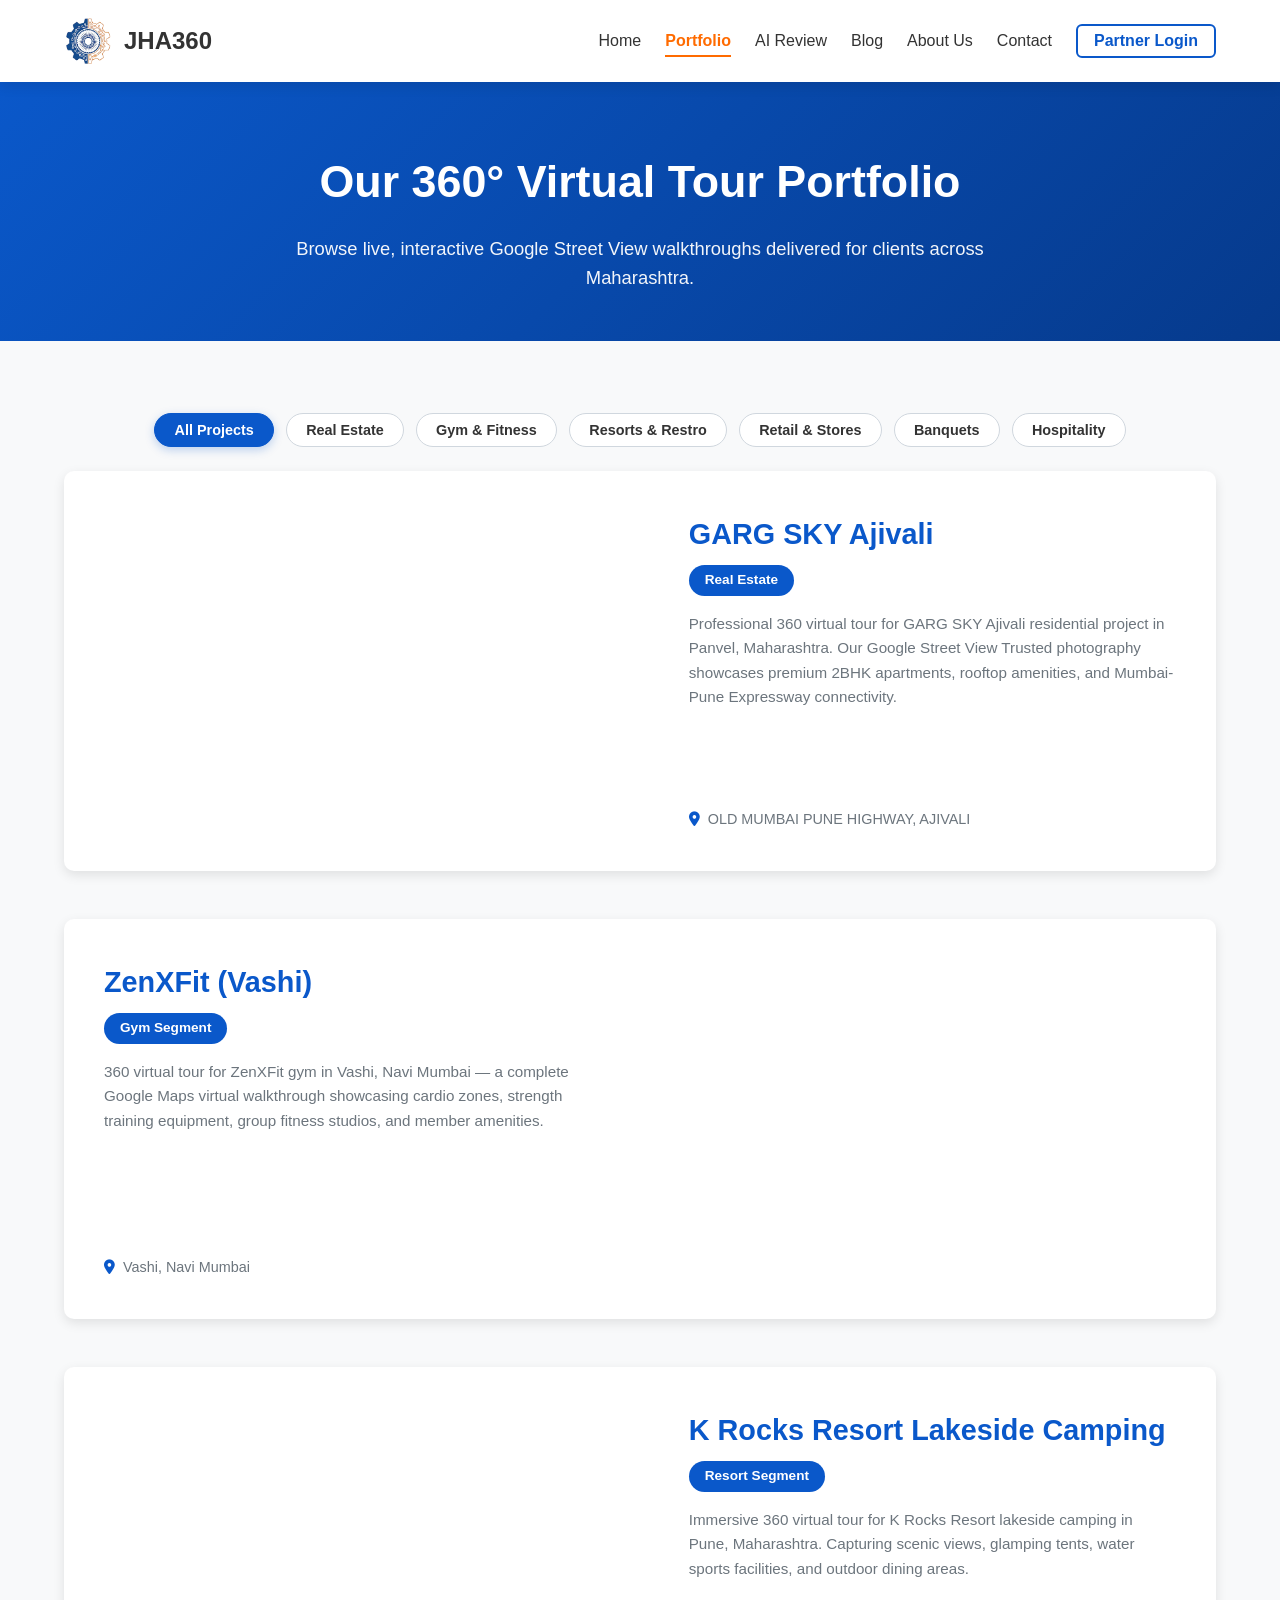
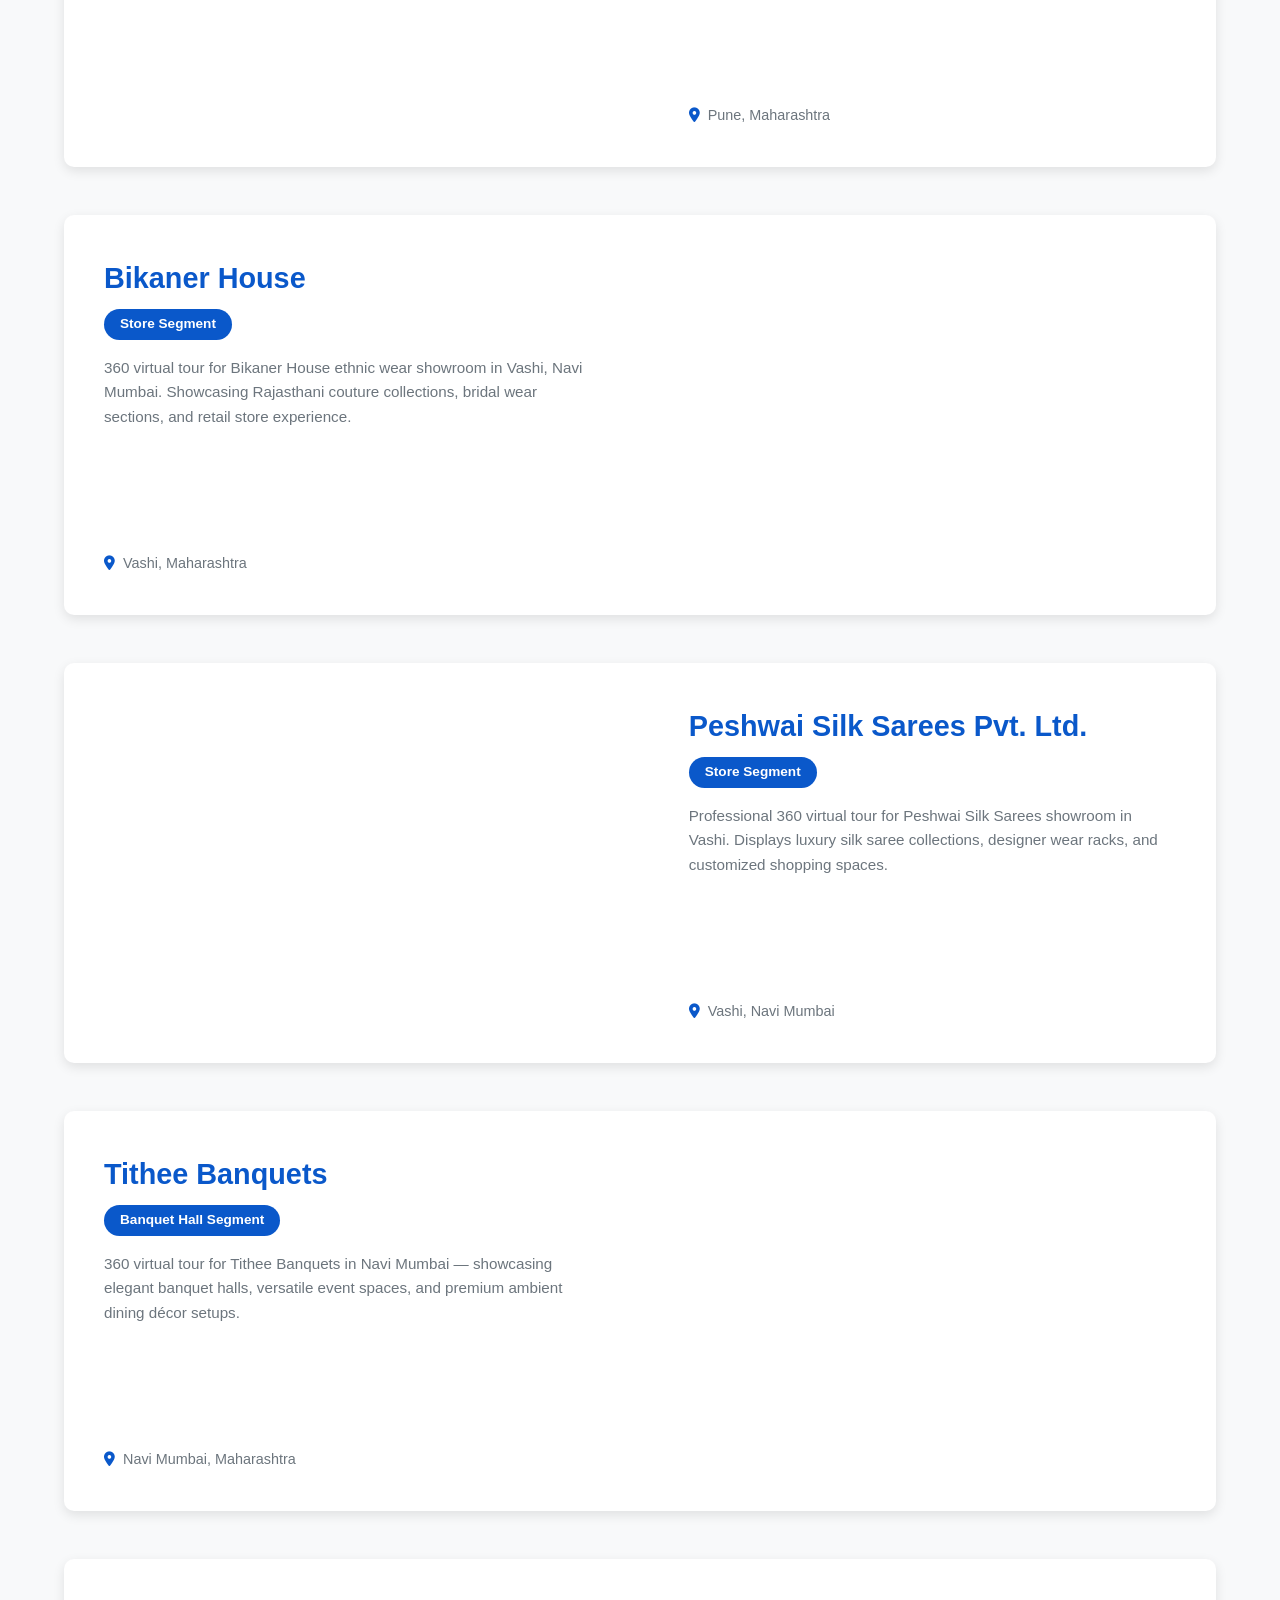
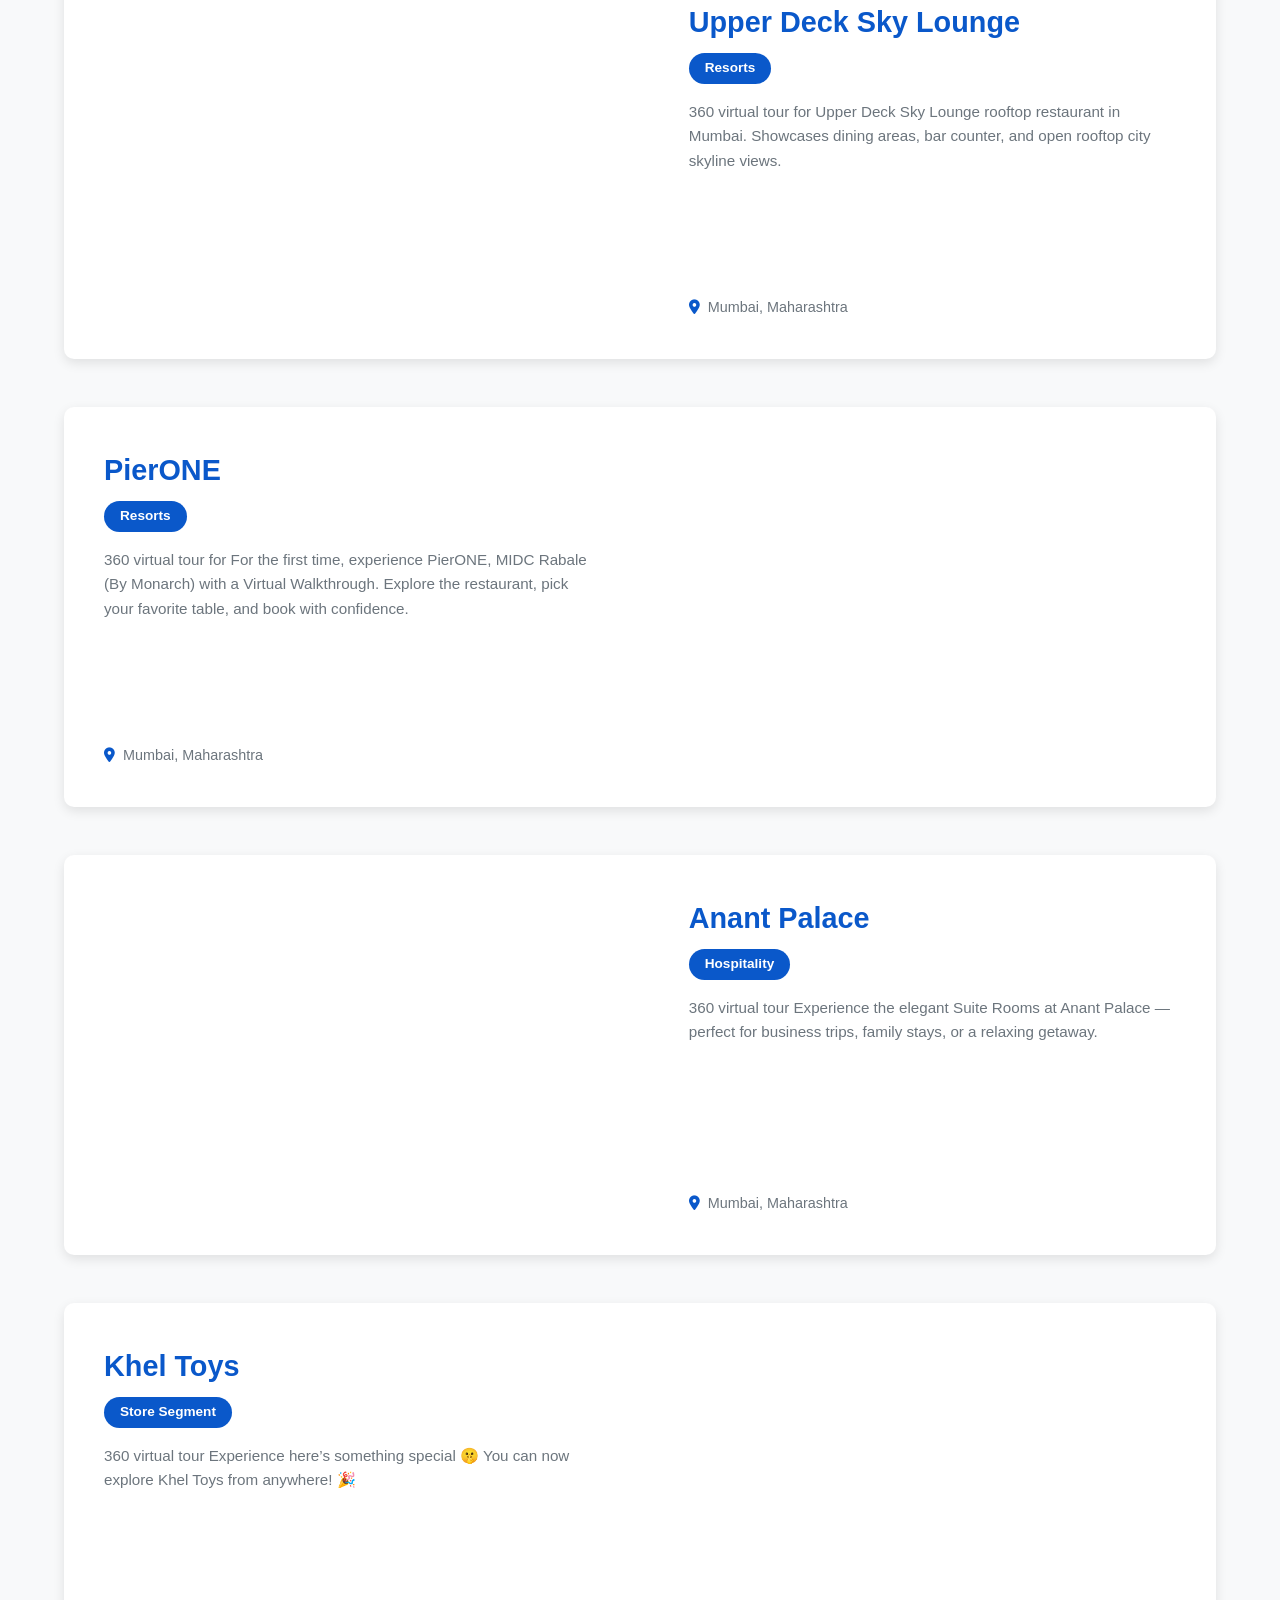
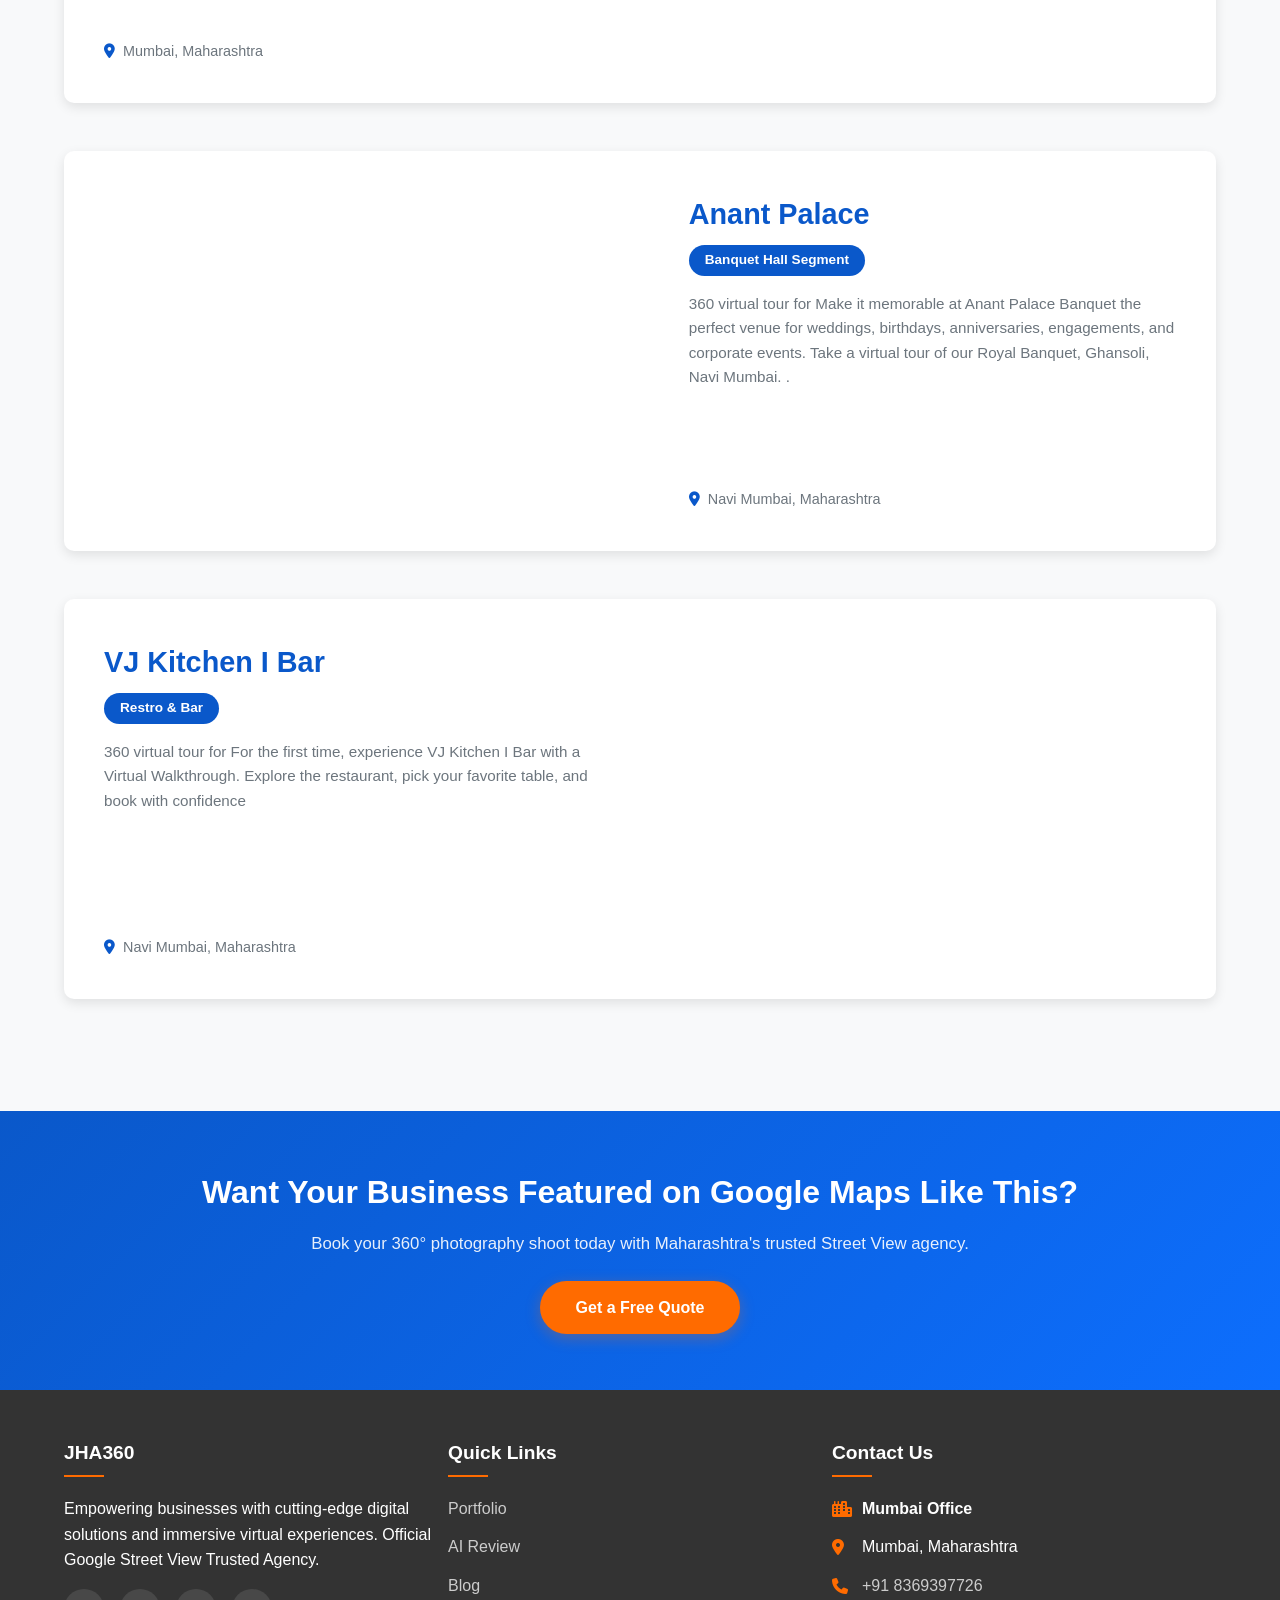
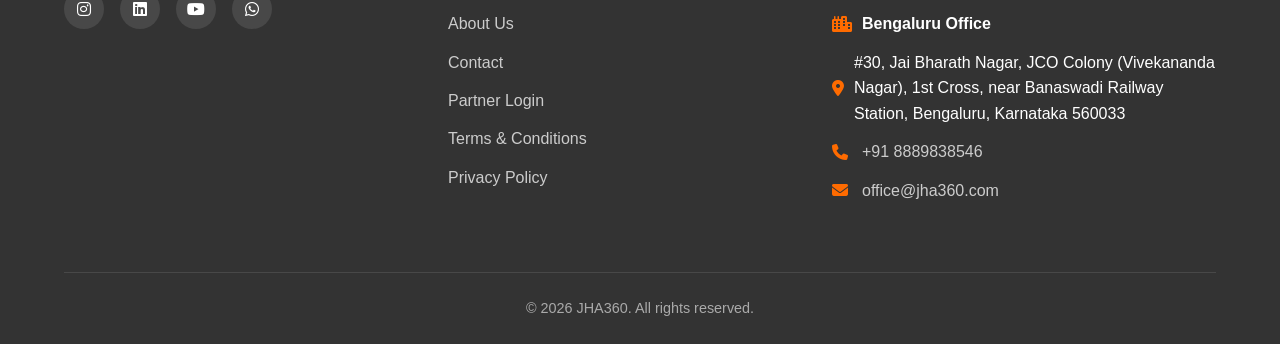
<file: portfolio.html>
<!DOCTYPE html>
<html lang="en">
<head>
    <meta charset="UTF-8">
    <meta name="viewport" content="width=device-width, initial-scale=1.0">
    <meta name="description" content="Explore JHA360's portfolio of immersive 360 virtual tours for real estate, gyms, resorts, banquets, and retail stores across Mumbai, Navi Mumbai, and Pune.">
    <meta name="keywords" content="360 virtual tour portfolio, Google Street View portfolio, 360 tour examples Mumbai, virtual showroom tour">
    <meta name="author" content="JHA360 - NewBharatSkills">
    <meta name="robots" content="index, follow">
    
    <link rel="canonical" href="https://jha360.com/portfolio.html">
    
    <!-- Open Graph -->
    <meta property="og:title" content="Portfolio | JHA360 - 360 Virtual Tours">
    <meta property="og:description" content="Explore our portfolio of interactive 360 virtual business tours and Google Street View walkthroughs.">
    <meta property="og:type" content="website">
    <meta property="og:url" content="https://jha360.com/portfolio.html">
    <meta property="og:image" content="https://jha360.com/og-image.jpg">
    
    <!-- Favicon -->
    <link rel="apple-touch-icon" sizes="180x180" href="apple-touch-icon.png">
    <link rel="icon" type="image/png" sizes="32x32" href="favicon-32.png">
    <link rel="icon" type="image/png" sizes="16x16" href="favicon-16.png">
    
    <!-- Font Awesome -->
    <link rel="preload" href="https://cdnjs.cloudflare.com/ajax/libs/font-awesome/6.4.0/css/all.min.css" as="style" integrity="sha512-iecdLmaskl7CVkqkXNQ/ZH/XLlvWZOJyj7Yy7tcenmpD1ypASozpmT/E0iPtmFIB46ZmdtAc9eNBvH0H/ZpiBw==" crossorigin="anonymous" referrerpolicy="no-referrer" onload="this.onload=null;this.rel='stylesheet'">
    <noscript><link rel="stylesheet" href="https://cdnjs.cloudflare.com/ajax/libs/font-awesome/6.4.0/css/all.min.css"></noscript>
    
    <title>Our Portfolio | JHA360 Virtual Tours</title>
    
    <style>
        *{margin:0;padding:0;box-sizing:border-box}
        :root{--primary:#0a58ca;--secondary:#ff6b00;--dark:#333;--light:#f8f9fa;--gray:#6c757d;--white:#ffffff;--shadow:0 4px 12px rgba(0,0,0,0.1);--transition:all 0.3s ease;--success:#28a745}
        body{font-family:'Segoe UI',Tahoma,Geneva,Verdana,sans-serif;line-height:1.6;color:var(--dark);background-color:var(--light);scroll-behavior:smooth}
        
        header{background-color:var(--white);padding:1rem 0;box-shadow:var(--shadow);position:sticky;top:0;z-index:1000}
        .container{width:90%;max-width:1200px;margin:0 auto}
        .header-content{display:flex;justify-content:space-between;align-items:center}
        .logo{display:flex;align-items:center;text-decoration:none}
        .logo img{height:50px;width:auto}
        .logo-text{color:var(--dark);font-size:1.5rem;font-weight:700;margin-left:10px}
        nav ul{display:flex;list-style:none}
        nav ul li{margin-left:1.5rem}
        nav ul li a{color:var(--dark);text-decoration:none;font-weight:500;transition:var(--transition);padding:0.5rem 0;position:relative}
        nav ul li a.active{color:var(--secondary);font-weight:700}
        nav ul li a::after{content:'';position:absolute;bottom:0;left:0;width:0;height:2px;background-color:var(--secondary);transition:var(--transition)}
        nav ul li a:hover::after,nav ul li a.active::after{width:100%}
        nav ul li a:hover{color:var(--secondary)}
        .mobile-menu{display:none;color:var(--primary);font-size:1.5rem;cursor:pointer;background:none;border:none}

        /* Page Hero */
        .page-hero{background:linear-gradient(135deg,#0a58ca 0%,#063a8c 100%);color:var(--white);padding:4rem 0 3rem;text-align:center}
        .page-hero h1{font-size:2.8rem;margin-bottom:1rem}
        .page-hero p{font-size:1.15rem;max-width:750px;margin:0 auto;opacity:0.95}

        /* Filter Controls */
        .filter-container{display:flex;justify-content:center;flex-wrap:wrap;gap:0.75rem;margin:2.5rem 0 1.5rem}
        .filter-btn{background:var(--white);border:1px solid #d0d7de;padding:0.5rem 1.2rem;border-radius:25px;font-size:0.9rem;font-weight:600;color:var(--dark);cursor:pointer;transition:var(--transition)}
        .filter-btn:hover,.filter-btn.active{background:var(--primary);color:var(--white);border-color:var(--primary);box-shadow:0 3px 10px rgba(10,88,202,0.25)}

        /* Portfolio Items */
        .portfolio-page{padding:2rem 0 4rem}
        .project{display:flex;margin-bottom:3rem;background:var(--white);border-radius:10px;overflow:hidden;box-shadow:var(--shadow);transition:var(--transition)}
        .project:hover{transform:translateY(-6px);box-shadow:0 15px 30px rgba(0,0,0,0.12)}
        .project-content{flex:1;padding:2.5rem;display:flex;flex-direction:column;justify-content:center}
        .project-iframe{flex:1.2;min-height:400px;position:relative}
        .project-iframe iframe{width:100%;height:100%;border:none}
        .project h2{font-size:1.8rem;color:var(--primary);margin-bottom:0.5rem}
        .project-category{display:inline-block;background-color:var(--primary);color:var(--white);padding:0.3rem 1rem;border-radius:20px;font-size:0.85rem;margin-bottom:1rem;font-weight:600;align-self:flex-start}
        .project p{color:var(--gray);margin-bottom:1.5rem;font-size:0.95rem;line-height:1.6}
        .project-location{display:flex;align-items:center;color:var(--gray);margin-top:auto;font-size:0.9rem}
        .project-location i{margin-right:8px;color:var(--primary)}
        .project:nth-child(even){flex-direction:row-reverse}
        .project.hide{display:none}

        /* CTA Banner */
        .portfolio-cta{background:linear-gradient(135deg,var(--primary) 0%,#0d6efd 100%);color:var(--white);padding:3.5rem 0;text-align:center}
        .portfolio-cta h3{font-size:2rem;margin-bottom:0.8rem}
        .portfolio-cta p{margin-bottom:1.5rem;font-size:1.05rem;opacity:0.9}
        .btn-cta{display:inline-block;background:#ff6b00;color:var(--white);padding:0.85rem 2.2rem;border-radius:30px;text-decoration:none;font-weight:700;transition:var(--transition);box-shadow:0 4px 15px rgba(255,107,0,0.3)}
        .btn-cta:hover{background:#e55a00;transform:translateY(-2px);box-shadow:0 8px 20px rgba(255,107,0,0.45)}

        /* Footer */
        footer{background-color:var(--dark);color:var(--white);padding:3rem 0 1.5rem}
        .footer-content{display:flex;justify-content:space-between;flex-wrap:wrap;margin-bottom:2rem}
        .footer-column{flex:1;min-width:250px;margin-bottom:1.5rem}
        .footer-column h3{font-size:1.2rem;margin-bottom:1.2rem;position:relative;padding-bottom:0.5rem}
        .footer-column h3::after{content:'';position:absolute;bottom:0;left:0;width:40px;height:2px;background-color:var(--secondary)}
        .footer-column ul{list-style:none}
        .footer-column ul li{margin-bottom:0.8rem;display:flex;align-items:center}
        .footer-column ul li i{margin-right:10px;width:20px;color:var(--secondary)}
        .footer-column ul li a{color:#ccc;text-decoration:none;transition:var(--transition)}
        .footer-column ul li a:hover{color:var(--secondary);padding-left:5px}
        .social-links{display:flex;gap:1rem;margin-top:1rem}
        .social-links a{display:inline-flex;align-items:center;justify-content:center;width:40px;height:40px;background-color:rgba(255,255,255,0.1);border-radius:50%;color:var(--white);transition:var(--transition);text-decoration:none}
        .social-links a:hover{background-color:var(--secondary);transform:translateY(-3px)}
        .copyright{text-align:center;padding-top:1.5rem;border-top:1px solid rgba(255,255,255,0.1);color:#aaa;font-size:0.9rem}

        @media (max-width:992px){
            .project{flex-direction:column !important}
            .project-iframe{min-height:350px}
        }
        @media (max-width:768px){
            .header-content{flex-direction:column;text-align:center}
            .logo{margin-bottom:1rem}
            nav ul{margin-top:1rem;flex-wrap:wrap;justify-content:center}
            nav ul li{margin:0.5rem 0.8rem}
            .page-hero h1{font-size:2.2rem}
            .project-content{padding:1.5rem}
        }
        @media (max-width:576px){
            .mobile-menu{display:block;position:absolute;right:20px;top:20px}
            nav{display:none;width:100%;margin-top:1rem}
            nav.active{display:block}
            nav ul{flex-direction:column}
            nav ul li{margin:0.5rem 0;width:100%;text-align:center}
            nav ul li a{display:block;padding:0.5rem}
        }
    </style>
    <link rel="stylesheet" href="/partner-login.css">
</head>
<body>

    <!-- Header Section -->
    <header id="top">
        <div class="container">
            <div class="header-content">
                <a href="index.html" class="logo">
                    <img src="/Images/New-BharatSkills-logo-removebg-preview.png" alt="NewBharatSkills Logo" width="160" height="40">
                    <div class="logo-text">JHA360</div>
                </a>
                <button class="mobile-menu" aria-label="Toggle menu" aria-expanded="false">
                    <i class="fas fa-bars"></i>
                </button>
                
                <nav aria-label="Main navigation">
                    <ul>
                        <li><a href="/index.html">Home</a></li>
                        <li><a href="portfolio.html" class="active">Portfolio</a></li>
                        <li><a href="/aireview.html">AI Review</a></li>
                        <li><a href="/blog.html">Blog</a></li>
                        <li><a href="/about.html">About Us</a></li>
                        <li><a href="/contact.html">Contact</a></li>
                        <li><a href="https://partners.jha360.com" class="partner-login" rel="noopener">Partner Login</a></li>
                    </ul>
                </nav>
            </div>
        </div>
    </header>

    <main>
        <!-- Hero Header -->
        <section class="page-hero">
            <div class="container">
                <h1>Our 360° Virtual Tour Portfolio</h1>
                <p>Browse live, interactive Google Street View walkthroughs delivered for clients across Maharashtra.</p>
            </div>
        </section>

        <!-- Portfolio Listing -->
        <section class="portfolio-page">
            <div class="container">
                
                <!-- Category Filter -->
                <div class="filter-container">
                    <button class="filter-btn active" data-filter="all">All Projects</button>
                    <button class="filter-btn" data-filter="real-estate">Real Estate</button>
                    <button class="filter-btn" data-filter="gym">Gym & Fitness</button>
                    <button class="filter-btn" data-filter="resort">Resorts & Restro </button>
                    <button class="filter-btn" data-filter="retail">Retail & Stores</button>
                    <button class="filter-btn" data-filter="banquet">Banquets</button>
                    <button class="filter-btn" data-filter="hospitality">Hospitality</button>
                </div>

                <!-- Project 1: Garg Sky -->
                <div class="project" data-category="real-estate">
                    <div class="project-content">
                        <h2>GARG SKY Ajivali</h2>
                        <span class="project-category">Real Estate</span>
                        <p>Professional 360 virtual tour for GARG SKY Ajivali residential project in Panvel, Maharashtra. Our Google Street View Trusted photography showcases premium 2BHK apartments, rooftop amenities, and Mumbai-Pune Expressway connectivity.</p>
                        <div class="project-location">
                            <i class="fas fa-map-marker-alt"></i>
                            <span>OLD MUMBAI PUNE HIGHWAY, AJIVALI</span>
                        </div>
                    </div>
                    <div class="project-iframe">
                        <iframe src="https://www.google.com/maps/embed?pb=!4v1767612320275!6m8!1m7!1sCAoSHENJQUJJaENRdHlNcGhJdUVyYVNyNWJjLUlJMEM.!2m2!1d18.9548143534162!2d73.1668391892827!3f241.34!4f-5.780000000000001!5f0.7820865974627469" width="600" height="450" style="border:0;" allowfullscreen="" loading="lazy" referrerpolicy="no-referrer-when-downgrade" title="360 Virtual Tour of GARG SKY Ajivali"></iframe>
                    </div>
                </div>

                <!-- Project 2: ZenXFit -->
                <div class="project" data-category="gym">
                    <div class="project-content">
                        <h2>ZenXFit (Vashi)</h2>
                        <span class="project-category">Gym Segment</span>
                        <p>360 virtual tour for ZenXFit gym in Vashi, Navi Mumbai — a complete Google Maps virtual walkthrough showcasing cardio zones, strength training equipment, group fitness studios, and member amenities.</p>
                        <div class="project-location">
                            <i class="fas fa-map-marker-alt"></i>
                            <span>Vashi, Navi Mumbai</span>
                        </div>
                    </div>
                    <div class="project-iframe">
                        <iframe src="https://www.google.com/maps/embed?pb=!4v1762764890343!6m8!1m7!1sCAoSHENJQUJJaEJtZ2pLTl8zU1FmUnFCZ1JVNnhmMS0.!2m2!1d19.07122938657579!2d72.99716010829314!3f338.78!4f-7.530000000000001!5f0.7820865974627469" width="600" height="450" style="border:0;" allowfullscreen="" loading="lazy" title="360 Virtual Tour of ZenXFit Gym" referrerpolicy="no-referrer-when-downgrade"></iframe>
                    </div>
                </div>

                <!-- Project 3: K Rocks Resort -->
                <div class="project" data-category="resort">
                    <div class="project-content">
                        <h2>K Rocks Resort Lakeside Camping</h2>
                        <span class="project-category">Resort Segment</span>
                        <p>Immersive 360 virtual tour for K Rocks Resort lakeside camping in Pune, Maharashtra. Capturing scenic views, glamping tents, water sports facilities, and outdoor dining areas.</p>
                        <div class="project-location">
                            <i class="fas fa-map-marker-alt"></i>
                            <span>Pune, Maharashtra</span>
                        </div>
                    </div>
                    <div class="project-iframe">
                        <iframe src="https://www.google.com/maps/embed?pb=!4v1762763056736!6m8!1m7!1sCAoSHENJQUJJaERreXBUdkJQSXBtdlZnR0Jpa3lpbUo.!2m2!1d18.62227175548513!2d73.65628736485378!3f263.72!4f6.840000000000003!5f0.7820865974627469" width="600" height="450" style="border:0;" allowfullscreen="" loading="lazy" title="360 Virtual Tour of K Rocks Resort" referrerpolicy="no-referrer-when-downgrade"></iframe>
                    </div>
                </div>

                <!-- Project 4: Bikaner House -->
                <div class="project" data-category="retail">
                    <div class="project-content">
                        <h2>Bikaner House</h2>
                        <span class="project-category">Store Segment</span>
                        <p>360 virtual tour for Bikaner House ethnic wear showroom in Vashi, Navi Mumbai. Showcasing Rajasthani couture collections, bridal wear sections, and retail store experience.</p>
                        <div class="project-location">
                            <i class="fas fa-map-marker-alt"></i>
                            <span>Vashi, Maharashtra</span>
                        </div>
                    </div>
                    <div class="project-iframe">
                        <iframe src="https://www.google.com/maps/embed?pb=!4v1767612342386!6m8!1m7!1sCAoSHENJQUJJaERqd0s4LWRTNTk2NzcweHlGZ2FjSkE.!2m2!1d19.07221620467219!2d72.99618664884964!3f254.52!4f2.980000000000004!5f0.4000000000000002" width="600" height="450" style="border:0;" allowfullscreen="" loading="lazy" referrerpolicy="no-referrer-when-downgrade" title="360 Virtual Tour of Bikaner House, Vashi"></iframe>
                    </div>
                </div>

                <!-- Project 5: Peshwai Silk Sarees -->
                <div class="project" data-category="retail">
                    <div class="project-content">
                        <h2>Peshwai Silk Sarees Pvt. Ltd.</h2>
                        <span class="project-category">Store Segment</span>
                        <p>Professional 360 virtual tour for Peshwai Silk Sarees showroom in Vashi. Displays luxury silk saree collections, designer wear racks, and customized shopping spaces.</p>
                        <div class="project-location">
                            <i class="fas fa-map-marker-alt"></i>
                            <span>Vashi, Navi Mumbai</span>
                        </div>
                    </div>
                    <div class="project-iframe">
                        <iframe src="https://www.google.com/maps/embed?pb=!4v1762763085849!6m8!1m7!1sCAoSHENJQUJJaERwckM0N1RteENQcGdPWTFUOHZtWUQ.!2m2!1d19.07145255830345!2d73.0012560715027!3f186.38!4f9.150000000000006!5f0.7820865974627469" width="600" height="450" style="border:0;" allowfullscreen="" loading="lazy" title="360 Virtual Tour of Peshwai Silk Sarees" referrerpolicy="no-referrer-when-downgrade"></iframe>
                    </div>
                </div>

                <!-- Project 6: Tithee Banquets -->
                <div class="project" data-category="banquet">
                    <div class="project-content">
                        <h2>Tithee Banquets</h2>
                        <span class="project-category">Banquet Hall Segment</span>
                        <p>360 virtual tour for Tithee Banquets in Navi Mumbai — showcasing elegant banquet halls, versatile event spaces, and premium ambient dining décor setups.</p>
                        <div class="project-location">
                            <i class="fas fa-map-marker-alt"></i>
                            <span>Navi Mumbai, Maharashtra</span>
                        </div>
                    </div>
                    <div class="project-iframe">
                        <iframe src="https://www.google.com/maps/embed?pb=!4v1772248336646!6m8!1m7!1sCAoSHENJQUJJaENZQldhU2xxdEo1RFhNU1lZOWtzQVI.!2m2!1d19.03620810715993!2d73.08938906197329!3f307.59424486406687!4f1.340954484987094!5f0.7820865974627469" width="600" height="450" style="border:0;" allowfullscreen="" loading="lazy" referrerpolicy="no-referrer-when-downgrade" title="360 Virtual Tour of Tithee Banquets, Navi Mumbai"></iframe>
                    </div>
                </div>

                <!-- Project 7: Upper Deck Sky Lounge -->
                <div class="project" data-category="resort">
                    <div class="project-content">
                        <h2>Upper Deck Sky Lounge</h2>
                        <span class="project-category">Resorts</span>
                        <p>360 virtual tour for Upper Deck Sky Lounge rooftop restaurant in Mumbai. Showcases dining areas, bar counter, and open rooftop city skyline views.</p>
                        <div class="project-location">
                            <i class="fas fa-map-marker-alt"></i>
                            <span>Mumbai, Maharashtra</span>
                        </div>
                    </div>
                    <div class="project-iframe">
                        <iframe src="https://www.google.com/maps/embed?pb=!4v1762765120661!6m8!1m7!1sCAoSHENJQUJJaEJVSnJ4Y2x2Z3VKX2dERFAxSEZYak8.!2m2!1d19.02460241876932!2d73.02216262154366!3f340!4f0!5f0.7820865974627469" width="600" height="450" style="border:0;" allowfullscreen="" loading="lazy" title="360 Virtual Tour of Upper Deck Sky Lounge" referrerpolicy="no-referrer-when-downgrade"></iframe>
                    </div>
                </div>

                <!-- Project 8: PierONE -->
                <div class="project" data-category="resort">
                    <div class="project-content">
                        <h2>PierONE</h2>
                        <span class="project-category">Resorts</span>
                        <p>360 virtual tour for For the first time, experience PierONE, MIDC Rabale (By Monarch) with a Virtual Walkthrough. Explore the restaurant, pick your favorite table, and book with confidence.</p>
                        <div class="project-location">
                            <i class="fas fa-map-marker-alt"></i>
                            <span>Mumbai, Maharashtra</span>
                        </div>
                    </div>
                    <div class="project-iframe">
                        <iframe src="https://www.google.com/maps/embed?pb=!4v1788013625703!6m8!1m7!1sCAoSHENJQUJJaEEyVGxycUNPbXpIaGNwNUo4QzJoTE8.!2m2!1d19.13738166686215!2d73.00372619178462!3f353.8181817051281!4f-5.401863750696975!5f0.7820865974627469" width="600" height="450" style="border:0;" allowfullscreen="" loading="lazy" title="360 Virtual Tour of Upper Deck Sky Lounge" referrerpolicy="no-referrer-when-downgrade"></iframe>
                    </div>
                </div>

                
                <!-- Project 9: Anant Palace -->
                <div class="project" data-category="hospitality">
                    <div class="project-content">
                        <h2>Anant Palace</h2>
                        <span class="project-category">Hospitality</span>
                        <p>360 virtual tour Experience the elegant Suite Rooms at Anant Palace —perfect for business trips, family stays, or a relaxing getaway.</p>
                        <div class="project-location">
                            <i class="fas fa-map-marker-alt"></i>
                            <span>Mumbai, Maharashtra</span>
                        </div>
                    </div>
                    <div class="project-iframe">
                        <iframe src="https://www.google.com/maps/embed?pb=!4v1788013108946!6m8!1m7!1sCAoSHENJQUJJaEFGWThhbW9BcHk2TXBhY3ZzLVY0ZlI.!2m2!1d19.12233522479431!2d72.99796752249613!3f164.44584595218242!4f3.3443886143580954!5f0.7820865974627469" width="600" height="450" style="border:0;" allowfullscreen="" loading="lazy" title="360 Virtual Tour of Upper Deck Sky Lounge" referrerpolicy="no-referrer-when-downgrade"></iframe>
                    </div>
                </div>

                <!-- Project 10: Khel Toy -->
                <div class="project" data-category="retail">
                    <div class="project-content">
                        <h2> Khel Toys</h2>
                        <span class="project-category">Store Segment</span>
                        <p>360 virtual tour Experience here’s something special 🤫 You can now explore Khel Toys from anywhere! 🎉 </p>
                        <div class="project-location">
                            <i class="fas fa-map-marker-alt"></i>
                            <span>Mumbai, Maharashtra</span>
                        </div>
                    </div>
                    <div class="project-iframe">
                        <iframe src="https://www.google.com/maps/embed?pb=!4v1788706122642!6m8!1m7!1sCAoSHENJQUJJaEQza0NBT21VQ2I1aE9PS0lCdHZnVTA.!2m2!1d19.0487690090339!2d73.07562291054458!3f96.07127292056961!4f10.057641291225593!5f0.7820865974627469" width="600" height="450" style="border:0;" allowfullscreen="" loading="lazy" title="360 Virtual Tour of Upper Deck Sky Lounge" referrerpolicy="no-referrer-when-downgrade"></iframe>
                    </div>
                </div>

                <!-- Project 11:  Anant Palace -->
                <div class="project" data-category="banquet">
                    <div class="project-content">
                        <h2> Anant Palace</h2>
                        <span class="project-category">Banquet Hall Segment</span>
                        <p>360 virtual tour for Make it memorable at Anant Palace Banquet the perfect venue for weddings, birthdays, anniversaries, engagements, and corporate events. Take a virtual tour of our Royal Banquet, Ghansoli, Navi Mumbai. .</p>
                        <div class="project-location">
                            <i class="fas fa-map-marker-alt"></i>
                            <span>Navi Mumbai, Maharashtra</span>
                        </div>
                    </div>
                    <div class="project-iframe">
                        <iframe src="https://www.google.com/maps/embed?pb=!4v1791467525033!6m8!1m7!1sCAoSHENJQUJJaEJsbEJiNnQzRm02R3cyajZVMThFTVA.!2m2!1d19.12227549315246!2d72.99795301753437!3f144.63938106682838!4f10.379288450621203!5f0.7820865974627469" width="600" height="450" style="border:0;" allowfullscreen="" loading="lazy" referrerpolicy="no-referrer-when-downgrade" title="360 Virtual Tour of Tithee Banquets, Navi Mumbai"></iframe>
                    </div>
                </div>

                 <!-- Project 11:  VJ Kitchen I Bar-->
                <div class="project" data-category="resort">
                    <div class="project-content">
                        <h2> VJ Kitchen I Bar </h2>
                        <span class="project-category">Restro & Bar </span>
                        <p>360 virtual tour for For the first time, experience  VJ Kitchen I Bar with a Virtual Walkthrough. Explore the restaurant, pick your favorite table, and book with confidence</p>
                        <div class="project-location">
                            <i class="fas fa-map-marker-alt"></i>
                            <span>Navi Mumbai, Maharashtra</span>
                        </div>
                    </div>
                    <div class="project-iframe">
                        <iframe src="https://www.google.com/maps/embed?pb=!4v1791468418631!6m8!1m7!1sCAoSHENJQUJJaEJlMXdRNC14ZkRKUDBvNWxaRzdqc28.!2m2!1d19.07388815042615!2d73.00170851141047!3f93.19441366265653!4f3.3143134389036675!5f0.7820865974627469" width="600" height="450" style="border:0;" allowfullscreen="" loading="lazy" referrerpolicy="no-referrer-when-downgrade" title="360 Virtual Tour of Tithee Banquets, Navi Mumbai"></iframe>
                    </div>
                </div>
            </div>
        </section>

        <!-- CTA Section -->
        <section class="portfolio-cta">
            <div class="container">
                <h3>Want Your Business Featured on Google Maps Like This?</h3>
                <p>Book your 360° photography shoot today with Maharashtra's trusted Street View agency.</p>
                <a href="/contact.html" class="btn-cta">Get a Free Quote</a>
            </div>
        </section>
    </main>

    <!-- Footer -->
<footer>
    <div class="container">
        <div class="footer-content">
            <div class="footer-column">
                <h3>JHA360</h3>
                <p>Empowering businesses with cutting-edge digital solutions and immersive virtual experiences. Official Google Street View Trusted Agency.</p>
                <div class="social-links">
                    <a href="https://www.instagram.com/newbharatskills/" aria-label="Instagram"><i class="fa-brands fa-instagram"></i></a>
                    <a href="https://www.linkedin.com/company/new-bharat-skills/" aria-label="LinkedIn"><i class="fa-brands fa-linkedin"></i></a>
                    <a href="https://www.youtube.com/@NewBharatSkills" aria-label="YouTube"><i class="fa-brands fa-youtube"></i></a>
                    <a href="https://api.whatsapp.com/send/?phone=918369397726&text&type=phone_number&app_absent=0" aria-label="WhatsApp"><i class="fa-brands fa-whatsapp"></i></a>
                </div>
            </div>

            <div class="footer-column">
                <h3>Quick Links</h3>
                <ul>
                    <li><a href="portfolio.html">Portfolio</a></li>
                    <li><a href="/aireview.html">AI Review</a></li>
                    <li><a href="/blog.html">Blog</a></li>
                    <li><a href="/about.html">About Us</a></li>
                    <li><a href="/contact.html">Contact</a></li>
                    <li><a href="https://partners.jha360.com" rel="noopener">Partner Login</a></li>
                    <li><a href="https://newbharatskills.in/terms-condition.html">Terms & Conditions</a></li>
                    <li><a href="https://newbharatskills.in/privacy-policy.html">Privacy Policy</a></li>
                </ul>
            </div>

            <div class="footer-column footer-contact">
                <h3>Contact Us</h3>
                <ul class="contact-list">
                    <!-- Mumbai Branch -->
                    <li class="office-header"><i class="fas fa-city"></i> <strong>Mumbai Office</strong></li>
                    <li class="contact-item"><i class="fas fa-map-marker-alt"></i> <span>Mumbai, Maharashtra</span></li>
                    <li class="contact-item"><i class="fas fa-phone"></i> <a href="tel:+918369397726">+91 8369397726</a></li>

                    <!-- Bengaluru Branch -->
                    <li class="office-header office-divider"><i class="fas fa-city"></i> <strong>Bengaluru Office</strong></li>
                    <li class="contact-item"><i class="fas fa-map-marker-alt"></i> <span>#30, Jai Bharath Nagar, JCO Colony (Vivekananda Nagar), 1st Cross, near Banaswadi Railway Station, Bengaluru, Karnataka 560033</span></li>
                    <li class="contact-item"><i class="fas fa-phone"></i> <a href="tel:+918889838546">+91 8889838546</a></li>

                    <!-- General Email -->
                    <li class="contact-item office-divider"><i class="fas fa-envelope"></i> <a href="mailto:office@jha360.com">office@jha360.com</a></li>
                </ul>
            </div>
        </div>
        <div class="copyright">
            <p>&copy; 2026 JHA360. All rights reserved.</p>
        </div>
    </div>
</footer>
    <script>
        // Mobile Navigation Toggle
        document.querySelector('.mobile-menu').addEventListener('click', function() {
            const nav = document.querySelector('nav');
            const isExpanded = this.getAttribute('aria-expanded') === 'true';
            nav.classList.toggle('active');
            this.setAttribute('aria-expanded', !isExpanded);
        });

        // Portfolio Category Filter Logic
        const filterButtons = document.querySelectorAll('.filter-btn');
        const projectItems = document.querySelectorAll('.portfolio-page .project');

        filterButtons.forEach(button => {
            button.addEventListener('click', () => {
                filterButtons.forEach(btn => btn.classList.remove('active'));
                button.classList.add('active');

                const filter = button.getAttribute('data-filter');

                projectItems.forEach(item => {
                    if (filter === 'all' || item.getAttribute('data-category') === filter) {
                        item.classList.remove('hide');
                    } else {
                        item.classList.add('hide');
                    }
                });
            });
        });
    </script>
</body>
</html>
</file>
<file: partner-login.css>
/* "Partner Login" call-to-action in the main navigation (links to the partner portal). */
nav ul li a.partner-login {
    border: 2px solid var(--primary, #0a58ca);
    color: var(--primary, #0a58ca);
    padding: 0.4rem 1rem;
    border-radius: 6px;
    font-weight: 600;
    white-space: nowrap;
}
nav ul li a.partner-login::after { display: none; }
nav ul li a.partner-login:hover,
nav ul li a.partner-login:focus-visible {
    background: var(--primary, #0a58ca);
    color: #fff;
}
@media (max-width: 768px) {
    nav ul li a.partner-login { display: inline-block; margin-top: 0.25rem; }
}
</file>
